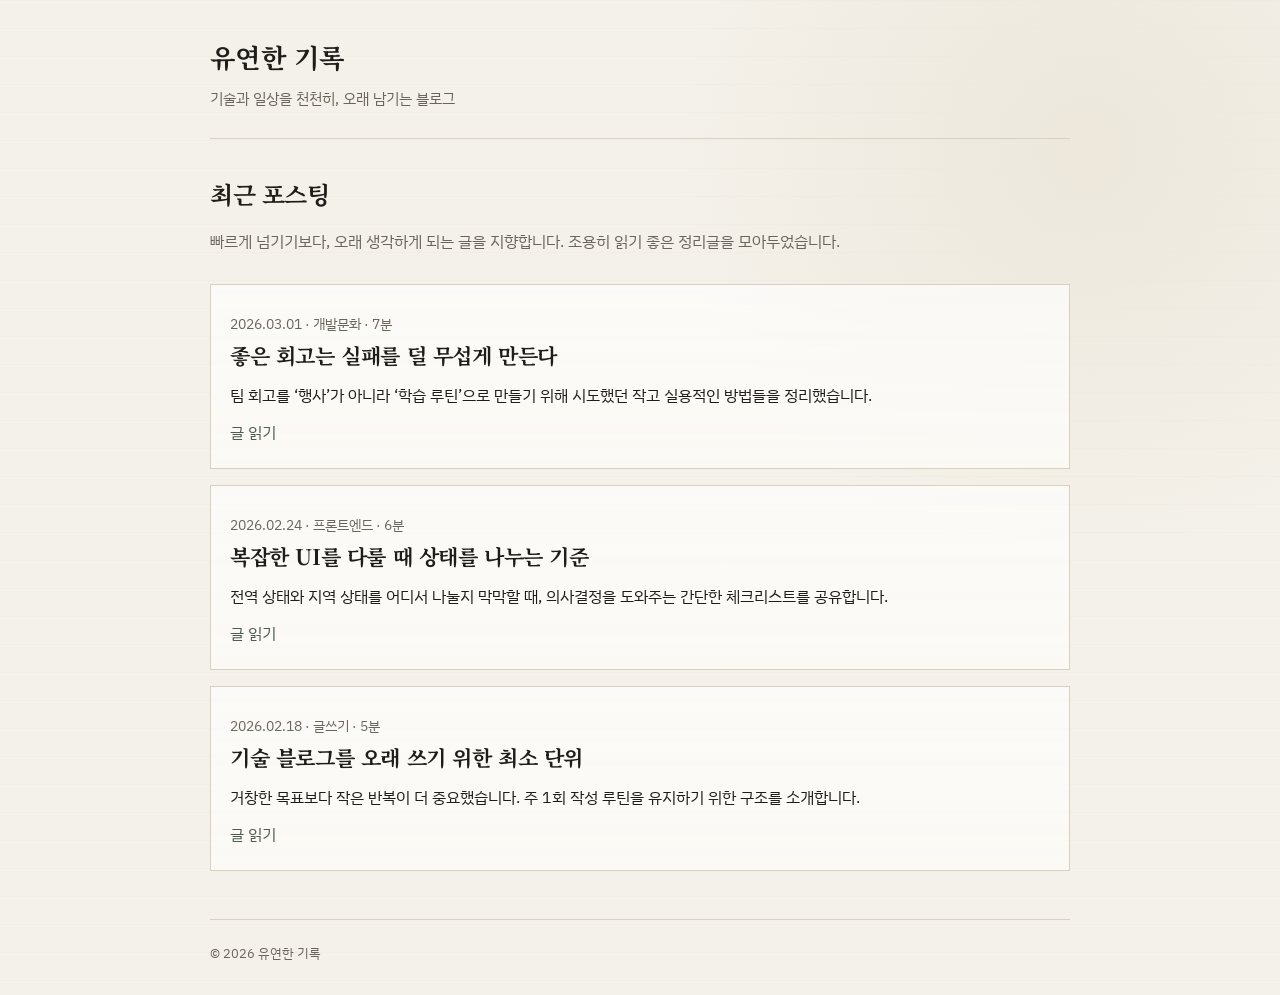
<file: index.html>
<!doctype html>
<html lang="ko">
  <head>
    <meta charset="UTF-8" />
    <meta name="viewport" content="width=device-width, initial-scale=1.0" />
    <title>유연한 기록 - 메인</title>
    <link rel="preconnect" href="https://fonts.googleapis.com" />
    <link rel="preconnect" href="https://fonts.gstatic.com" crossorigin />
    <link
      href="https://fonts.googleapis.com/css2?family=IBM+Plex+Sans+KR:wght@400;500;700&family=Noto+Serif+KR:wght@500;700&display=swap"
      rel="stylesheet"
    />
    <link rel="stylesheet" href="styles.css" />
  </head>
  <body>
    <div class="page-wrap">
      <header class="site-header">
        <a class="logo" href="index.html">유연한 기록</a>
        <p class="tagline">기술과 일상을 천천히, 오래 남기는 블로그</p>
      </header>

      <main>
        <section class="intro">
          <h1>최근 포스팅</h1>
          <p>
            빠르게 넘기기보다, 오래 생각하게 되는 글을 지향합니다. 조용히 읽기 좋은
            정리글을 모아두었습니다.
          </p>
        </section>

        <section class="post-list" aria-label="블로그 포스팅 목록">
          <article class="post-card">
            <p class="meta">2026.03.01 · 개발문화 · 7분</p>
            <h2>좋은 회고는 실패를 덜 무섭게 만든다</h2>
            <p>
              팀 회고를 ‘행사’가 아니라 ‘학습 루틴’으로 만들기 위해 시도했던 작고
              실용적인 방법들을 정리했습니다.
            </p>
            <a class="read-link" href="post.html">글 읽기</a>
          </article>

          <article class="post-card">
            <p class="meta">2026.02.24 · 프론트엔드 · 6분</p>
            <h2>복잡한 UI를 다룰 때 상태를 나누는 기준</h2>
            <p>
              전역 상태와 지역 상태를 어디서 나눌지 막막할 때, 의사결정을 도와주는
              간단한 체크리스트를 공유합니다.
            </p>
            <a class="read-link" href="post.html">글 읽기</a>
          </article>

          <article class="post-card">
            <p class="meta">2026.02.18 · 글쓰기 · 5분</p>
            <h2>기술 블로그를 오래 쓰기 위한 최소 단위</h2>
            <p>
              거창한 목표보다 작은 반복이 더 중요했습니다. 주 1회 작성 루틴을
              유지하기 위한 구조를 소개합니다.
            </p>
            <a class="read-link" href="post.html">글 읽기</a>
          </article>
        </section>
      </main>

      <footer class="site-footer">
        <small>© 2026 유연한 기록</small>
      </footer>
    </div>
  </body>
</html>
</file>
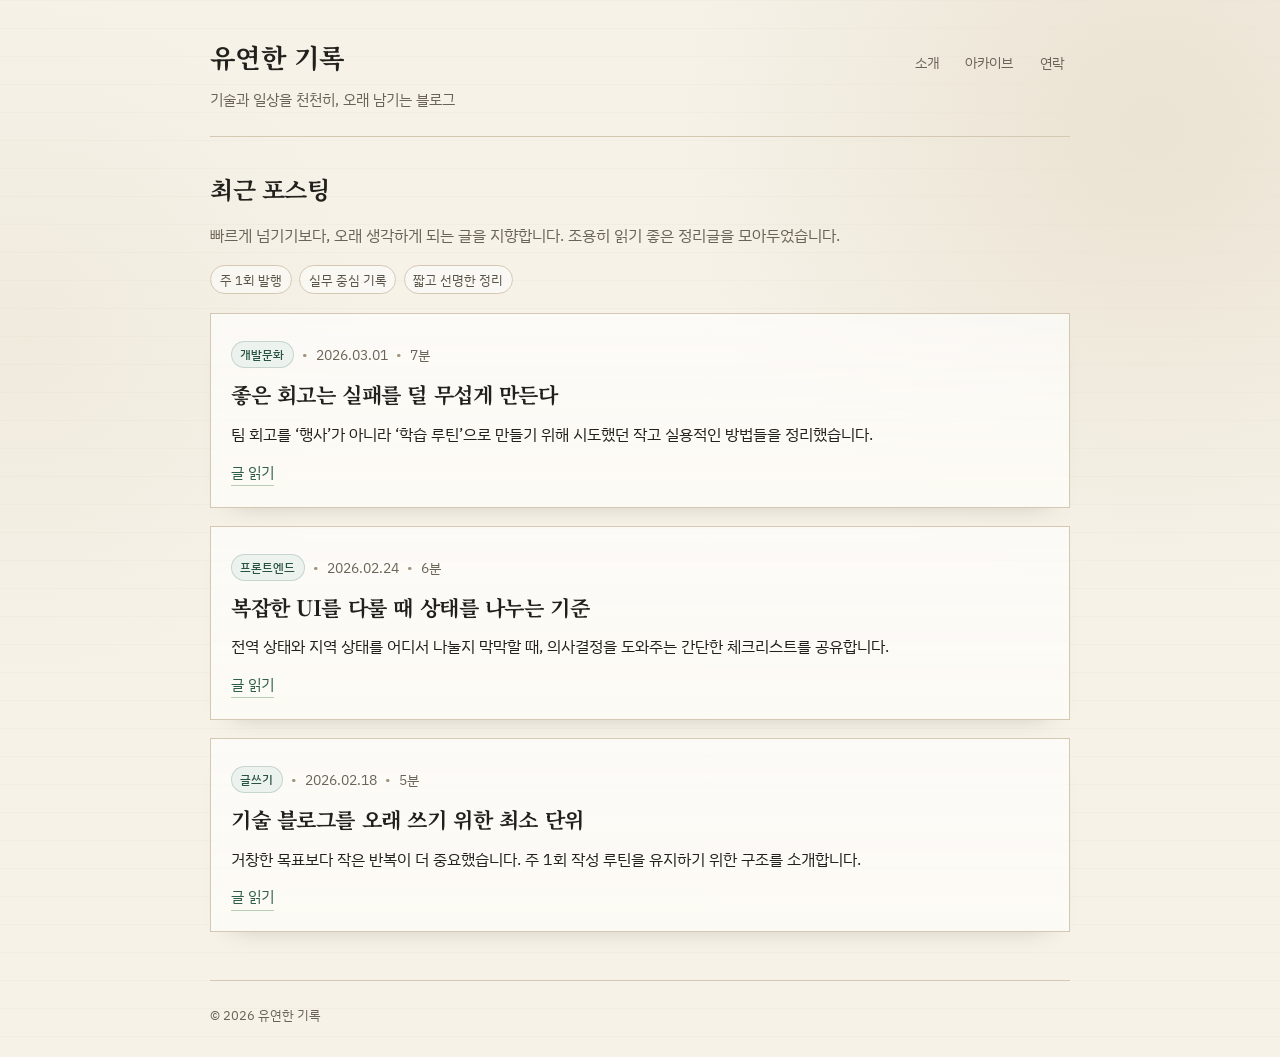
<file: ui1/index.html>
<!doctype html>
<html lang="ko">
  <head>
    <meta charset="UTF-8" />
    <meta name="viewport" content="width=device-width, initial-scale=1.0" />
    <title>유연한 기록 - 메인</title>
    <link rel="preconnect" href="https://fonts.googleapis.com" />
    <link rel="preconnect" href="https://fonts.gstatic.com" crossorigin />
    <link
      href="https://fonts.googleapis.com/css2?family=IBM+Plex+Sans+KR:wght@400;500;700&family=Noto+Serif+KR:wght@500;700&display=swap"
      rel="stylesheet"
    />
    <link rel="stylesheet" href="styles.css" />
  </head>
  <body>
    <div class="page-wrap">
      <header class="site-header">
        <div class="header-top">
          <a class="logo" href="index.html">유연한 기록</a>
          <nav class="header-nav" aria-label="주요 메뉴">
            <a href="#">소개</a>
            <a href="#">아카이브</a>
            <a href="#">연락</a>
          </nav>
        </div>
        <p class="tagline">기술과 일상을 천천히, 오래 남기는 블로그</p>
      </header>

      <main>
        <section class="intro">
          <h1>최근 포스팅</h1>
          <p>
            빠르게 넘기기보다, 오래 생각하게 되는 글을 지향합니다. 조용히 읽기 좋은
            정리글을 모아두었습니다.
          </p>
          <div class="intro-meta">
            <span>주 1회 발행</span>
            <span>실무 중심 기록</span>
            <span>짧고 선명한 정리</span>
          </div>
        </section>

        <section class="post-list" aria-label="블로그 포스팅 목록">
          <article class="post-card">
            <p class="meta">
              <span class="pill">개발문화</span>
              <span>2026.03.01</span>
              <span>7분</span>
            </p>
            <h2>좋은 회고는 실패를 덜 무섭게 만든다</h2>
            <p>
              팀 회고를 ‘행사’가 아니라 ‘학습 루틴’으로 만들기 위해 시도했던 작고
              실용적인 방법들을 정리했습니다.
            </p>
            <a class="read-link" href="post.html">글 읽기</a>
          </article>

          <article class="post-card">
            <p class="meta">
              <span class="pill">프론트엔드</span>
              <span>2026.02.24</span>
              <span>6분</span>
            </p>
            <h2>복잡한 UI를 다룰 때 상태를 나누는 기준</h2>
            <p>
              전역 상태와 지역 상태를 어디서 나눌지 막막할 때, 의사결정을 도와주는
              간단한 체크리스트를 공유합니다.
            </p>
            <a class="read-link" href="post.html">글 읽기</a>
          </article>

          <article class="post-card">
            <p class="meta">
              <span class="pill">글쓰기</span>
              <span>2026.02.18</span>
              <span>5분</span>
            </p>
            <h2>기술 블로그를 오래 쓰기 위한 최소 단위</h2>
            <p>
              거창한 목표보다 작은 반복이 더 중요했습니다. 주 1회 작성 루틴을
              유지하기 위한 구조를 소개합니다.
            </p>
            <a class="read-link" href="post.html">글 읽기</a>
          </article>
        </section>
      </main>

      <footer class="site-footer">
        <small>© 2026 유연한 기록</small>
      </footer>
    </div>
  </body>
</html>
</file>
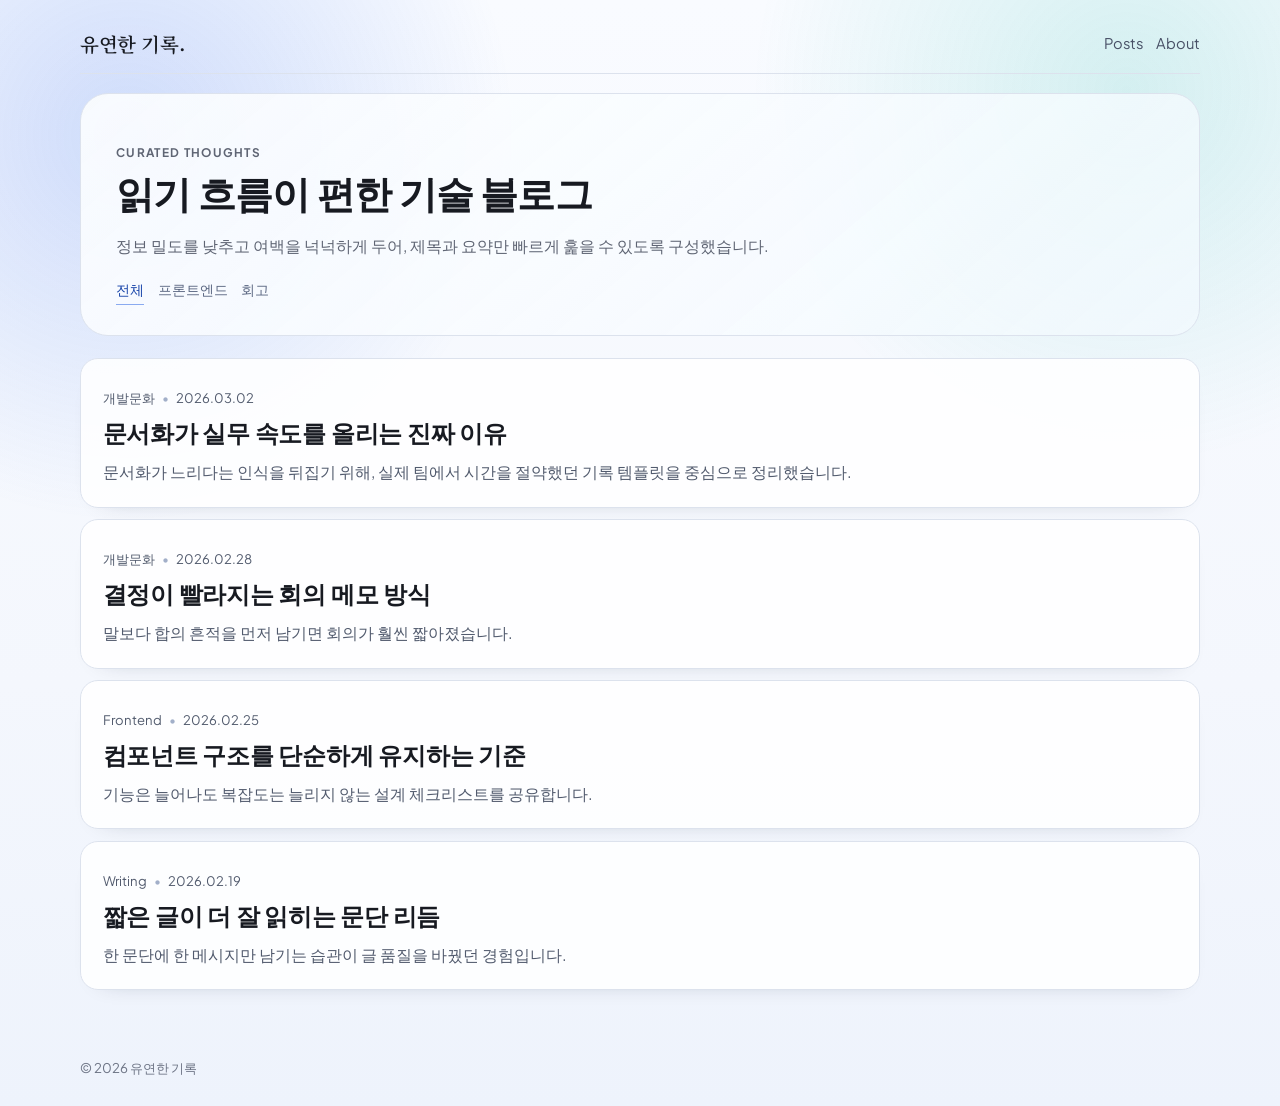
<file: ui2/index.html>
<!doctype html>
<html lang="ko">
  <head>
    <meta charset="UTF-8" />
    <meta name="viewport" content="width=device-width, initial-scale=1.0" />
    <title>유연한 기록 - UI 2</title>
    <link rel="preconnect" href="https://fonts.googleapis.com" />
    <link rel="preconnect" href="https://fonts.gstatic.com" crossorigin />
    <link
      href="https://fonts.googleapis.com/css2?family=Noto+Serif+KR:wght@500;600;700&family=Plus+Jakarta+Sans:wght@400;500;700;800&family=Source+Serif+4:wght@500;600;700&display=swap"
      rel="stylesheet"
    />
    <link rel="stylesheet" href="styles.css" />
  </head>
  <body>
    <div class="ambient-bg" aria-hidden="true"></div>
    <div class="container">
      <header class="site-header">
        <a class="logo" href="index.html">유연한 기록.</a>
        <nav class="site-nav" aria-label="주요 메뉴">
          <a href="#">Posts</a>
          <a href="#">About</a>
        </nav>
      </header>

      <main>
        <section class="hero">
          <p class="eyebrow">CURATED THOUGHTS</p>
          <h1>읽기 흐름이 편한 기술 블로그</h1>
          <p>
            정보 밀도를 낮추고 여백을 넉넉하게 두어, 제목과 요약만 빠르게 훑을 수
            있도록 구성했습니다.
          </p>
          <div class="topic-row">
            <a class="topic active" href="#">전체</a>
            <a class="topic" href="#">프론트엔드</a>
            <a class="topic" href="#">회고</a>
          </div>
        </section>

        <section class="post-grid" aria-label="포스팅 목록">
          <article class="post-card">
            <p class="post-meta"><span>개발문화</span><span>2026.03.02</span></p>
            <h2><a href="post.html">문서화가 실무 속도를 올리는 진짜 이유</a></h2>
            <p>
              문서화가 느리다는 인식을 뒤집기 위해, 실제 팀에서 시간을 절약했던 기록
              템플릿을 중심으로 정리했습니다.
            </p>
          </article>

          <article class="post-card">
            <p class="post-meta"><span>개발문화</span><span>2026.02.28</span></p>
            <h2><a href="post.html">결정이 빨라지는 회의 메모 방식</a></h2>
            <p>말보다 합의 흔적을 먼저 남기면 회의가 훨씬 짧아졌습니다.</p>
          </article>

          <article class="post-card">
            <p class="post-meta"><span>Frontend</span><span>2026.02.25</span></p>
            <h2><a href="post.html">컴포넌트 구조를 단순하게 유지하는 기준</a></h2>
            <p>기능은 늘어나도 복잡도는 늘리지 않는 설계 체크리스트를 공유합니다.</p>
          </article>

          <article class="post-card">
            <p class="post-meta"><span>Writing</span><span>2026.02.19</span></p>
            <h2><a href="post.html">짧은 글이 더 잘 읽히는 문단 리듬</a></h2>
            <p>한 문단에 한 메시지만 남기는 습관이 글 품질을 바꿨던 경험입니다.</p>
          </article>
        </section>
      </main>

      <footer class="site-footer">
        <small>© 2026 유연한 기록</small>
      </footer>
    </div>
  </body>
</html>
</file>
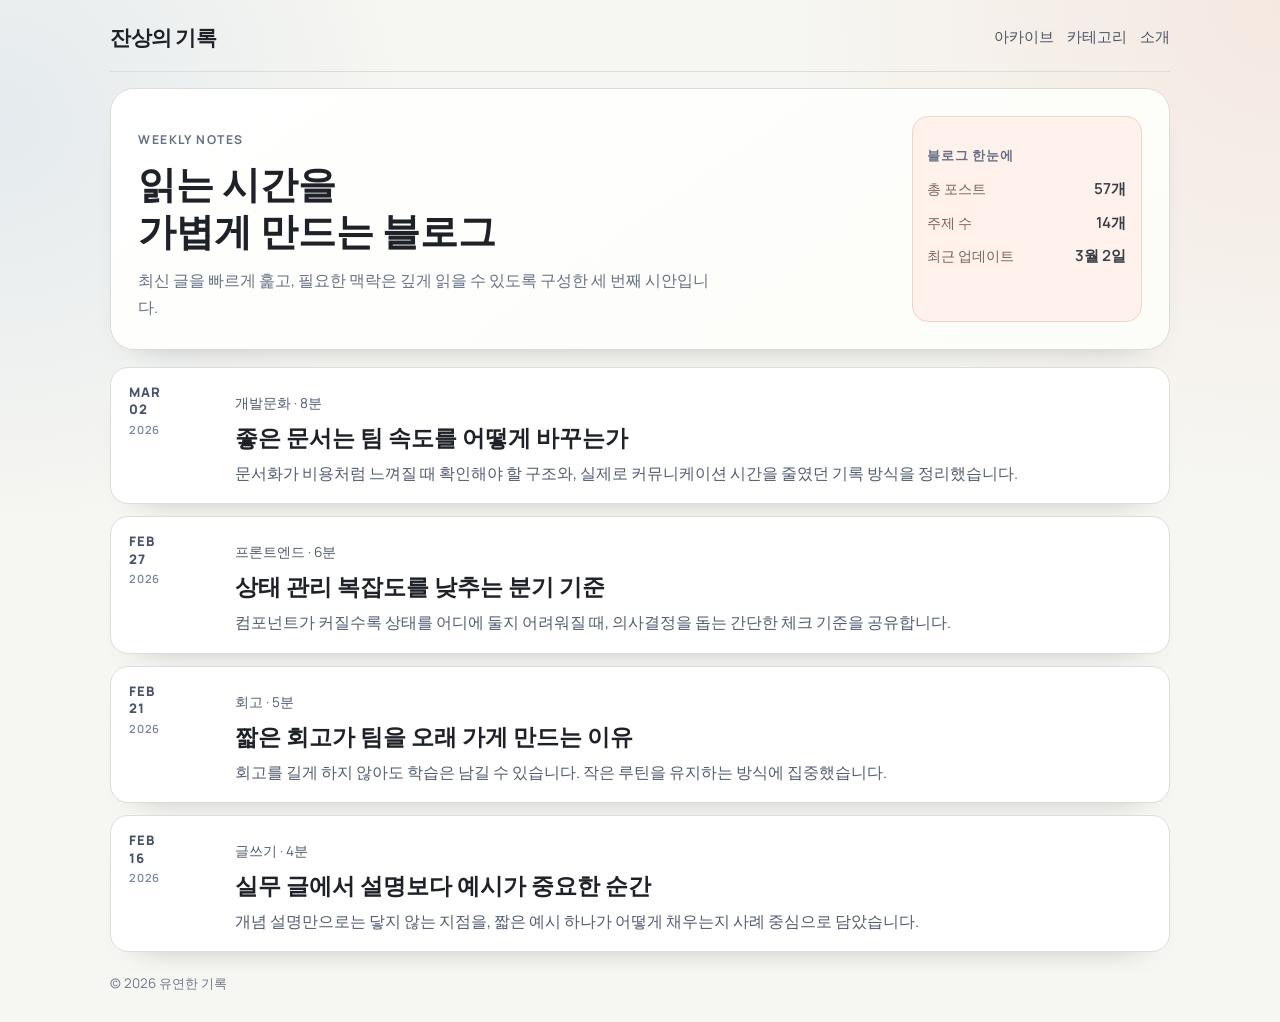
<file: ui3/index.html>
<!doctype html>
<html lang="ko">
  <head>
    <meta charset="UTF-8" />
    <meta name="viewport" content="width=device-width, initial-scale=1.0" />
    <title>유연한 기록 - UI 3</title>
    <link rel="preconnect" href="https://fonts.googleapis.com" />
    <link rel="preconnect" href="https://fonts.gstatic.com" crossorigin />
    <link
      href="https://fonts.googleapis.com/css2?family=Literata:opsz,wght@7..72,500;7..72,700&family=Manrope:wght@400;500;700;800&display=swap"
      rel="stylesheet"
    />
    <link rel="stylesheet" href="styles.css" />
  </head>
  <body>
    <div class="page">
      <header class="top">
        <a class="brand" href="index.html">잔상의 기록</a>
        <nav class="nav" aria-label="주요 메뉴">
          <a href="#">아카이브</a>
          <a href="#">카테고리</a>
          <a href="#">소개</a>
        </nav>
      </header>

      <main>
        <section class="hero">
          <div class="hero-copy">
            <p class="eyebrow">WEEKLY NOTES</p>
            <h1>읽는 시간을<br />가볍게 만드는 블로그</h1>
            <p>
              최신 글을 빠르게 훑고, 필요한 맥락은 깊게 읽을 수 있도록 구성한 세 번째
              시안입니다.
            </p>
          </div>
          <div class="hero-stats">
            <p class="stats-title">블로그 한눈에</p>
            <dl class="stats-list">
              <div>
                <dt>총 포스트</dt>
                <dd>57개</dd>
              </div>
              <div>
                <dt>주제 수</dt>
                <dd>14개</dd>
              </div>
              <div>
                <dt>최근 업데이트</dt>
                <dd>3월 2일</dd>
              </div>
            </dl>
          </div>
        </section>

        <section class="feed" aria-label="포스팅 목록">
          <article class="row">
            <p class="date">MAR<br />02<span class="date-year">2026</span></p>
            <div class="content">
              <p class="meta">개발문화 · 8분</p>
              <h2><a href="post.html">좋은 문서는 팀 속도를 어떻게 바꾸는가</a></h2>
              <p>
                문서화가 비용처럼 느껴질 때 확인해야 할 구조와, 실제로 커뮤니케이션
                시간을 줄였던 기록 방식을 정리했습니다.
              </p>
            </div>
          </article>

          <article class="row">
            <p class="date">FEB<br />27<span class="date-year">2026</span></p>
            <div class="content">
              <p class="meta">프론트엔드 · 6분</p>
              <h2><a href="post.html">상태 관리 복잡도를 낮추는 분기 기준</a></h2>
              <p>
                컴포넌트가 커질수록 상태를 어디에 둘지 어려워질 때, 의사결정을 돕는
                간단한 체크 기준을 공유합니다.
              </p>
            </div>
          </article>

          <article class="row">
            <p class="date">FEB<br />21<span class="date-year">2026</span></p>
            <div class="content">
              <p class="meta">회고 · 5분</p>
              <h2><a href="post.html">짧은 회고가 팀을 오래 가게 만드는 이유</a></h2>
              <p>
                회고를 길게 하지 않아도 학습은 남길 수 있습니다. 작은 루틴을 유지하는
                방식에 집중했습니다.
              </p>
            </div>
          </article>

          <article class="row">
            <p class="date">FEB<br />16<span class="date-year">2026</span></p>
            <div class="content">
              <p class="meta">글쓰기 · 4분</p>
              <h2><a href="post.html">실무 글에서 설명보다 예시가 중요한 순간</a></h2>
              <p>
                개념 설명만으로는 닿지 않는 지점을, 짧은 예시 하나가 어떻게 채우는지
                사례 중심으로 담았습니다.
              </p>
            </div>
          </article>
        </section>
      </main>

      <footer class="foot">
        <small>© 2026 유연한 기록</small>
      </footer>
    </div>
  </body>
</html>
</file>
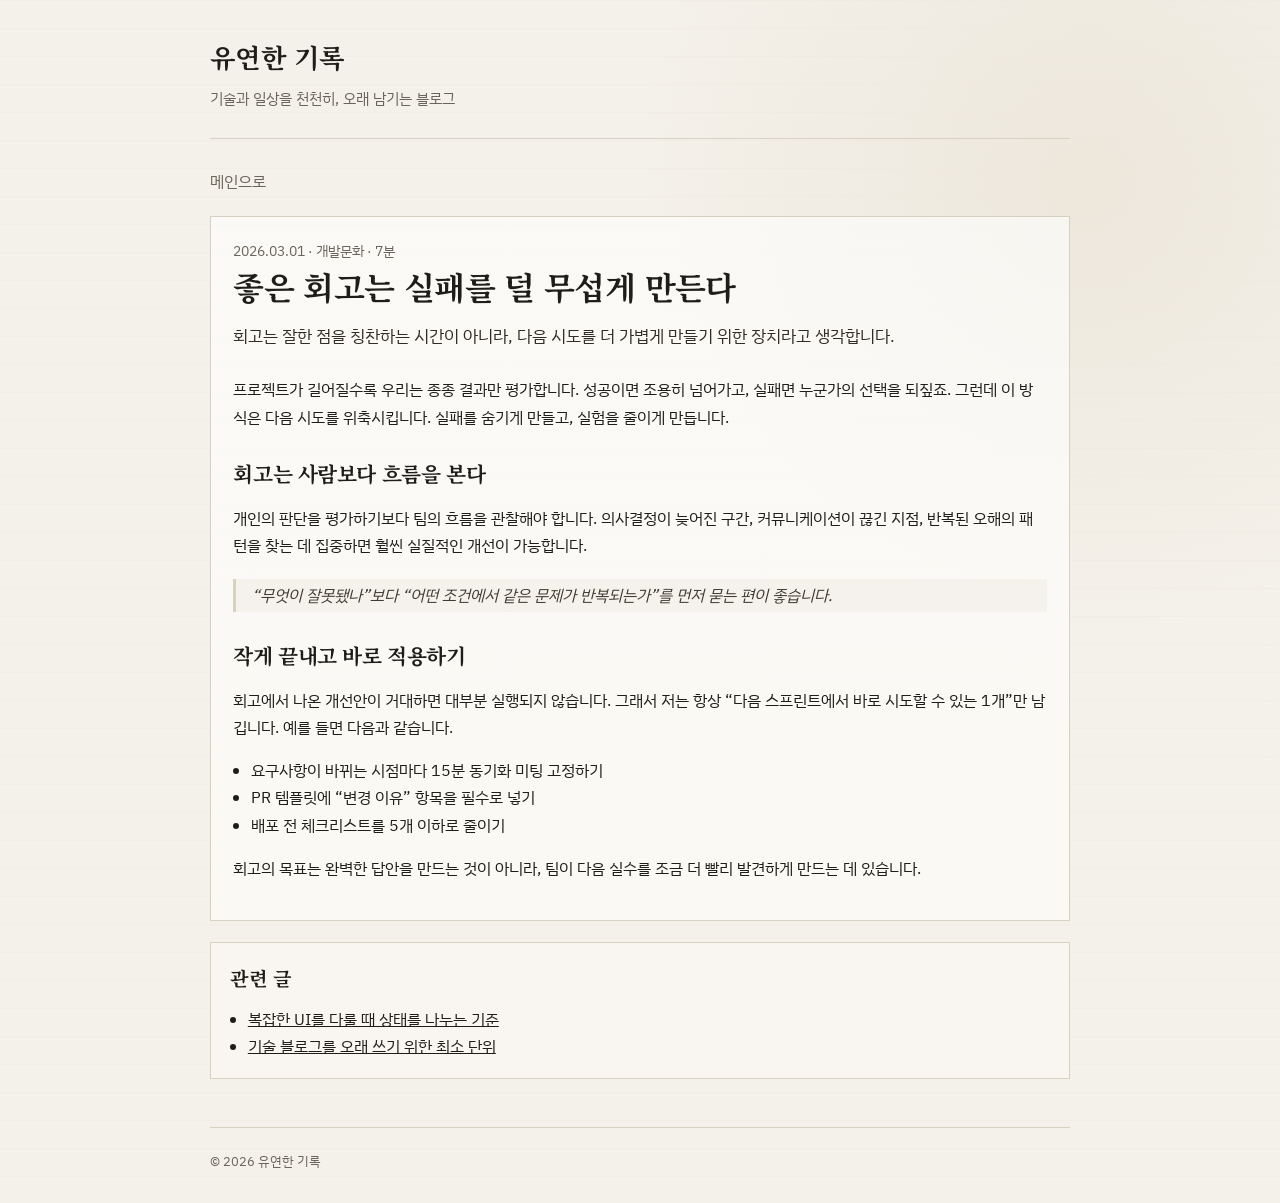
<file: post.html>
<!doctype html>
<html lang="ko">
  <head>
    <meta charset="UTF-8" />
    <meta name="viewport" content="width=device-width, initial-scale=1.0" />
    <title>좋은 회고는 실패를 덜 무섭게 만든다</title>
    <link rel="preconnect" href="https://fonts.googleapis.com" />
    <link rel="preconnect" href="https://fonts.gstatic.com" crossorigin />
    <link
      href="https://fonts.googleapis.com/css2?family=IBM+Plex+Sans+KR:wght@400;500;700&family=Noto+Serif+KR:wght@500;700&display=swap"
      rel="stylesheet"
    />
    <link rel="stylesheet" href="styles.css" />
  </head>
  <body>
    <div class="page-wrap">
      <header class="site-header">
        <a class="logo" href="index.html">유연한 기록</a>
        <p class="tagline">기술과 일상을 천천히, 오래 남기는 블로그</p>
      </header>

      <main class="post-main">
        <nav class="breadcrumb" aria-label="브레드크럼">
          <a href="index.html">메인으로</a>
        </nav>

        <article class="post-detail">
          <header class="post-header">
            <p class="meta">2026.03.01 · 개발문화 · 7분</p>
            <h1>좋은 회고는 실패를 덜 무섭게 만든다</h1>
            <p class="lead">
              회고는 잘한 점을 칭찬하는 시간이 아니라, 다음 시도를 더 가볍게 만들기
              위한 장치라고 생각합니다.
            </p>
          </header>

          <section class="post-content">
            <p>
              프로젝트가 길어질수록 우리는 종종 결과만 평가합니다. 성공이면 조용히
              넘어가고, 실패면 누군가의 선택을 되짚죠. 그런데 이 방식은 다음 시도를
              위축시킵니다. 실패를 숨기게 만들고, 실험을 줄이게 만듭니다.
            </p>

            <h2>회고는 사람보다 흐름을 본다</h2>
            <p>
              개인의 판단을 평가하기보다 팀의 흐름을 관찰해야 합니다. 의사결정이
              늦어진 구간, 커뮤니케이션이 끊긴 지점, 반복된 오해의 패턴을 찾는 데
              집중하면 훨씬 실질적인 개선이 가능합니다.
            </p>

            <blockquote>
              “무엇이 잘못됐나”보다 “어떤 조건에서 같은 문제가 반복되는가”를 먼저
              묻는 편이 좋습니다.
            </blockquote>

            <h2>작게 끝내고 바로 적용하기</h2>
            <p>
              회고에서 나온 개선안이 거대하면 대부분 실행되지 않습니다. 그래서 저는
              항상 “다음 스프린트에서 바로 시도할 수 있는 1개”만 남깁니다. 예를 들면
              다음과 같습니다.
            </p>
            <ul>
              <li>요구사항이 바뀌는 시점마다 15분 동기화 미팅 고정하기</li>
              <li>PR 템플릿에 “변경 이유” 항목을 필수로 넣기</li>
              <li>배포 전 체크리스트를 5개 이하로 줄이기</li>
            </ul>

            <p>
              회고의 목표는 완벽한 답안을 만드는 것이 아니라, 팀이 다음 실수를 조금
              더 빨리 발견하게 만드는 데 있습니다.
            </p>
          </section>
        </article>

        <section class="related-posts" aria-label="관련 글">
          <h2>관련 글</h2>
          <ul>
            <li><a href="post.html">복잡한 UI를 다룰 때 상태를 나누는 기준</a></li>
            <li><a href="post.html">기술 블로그를 오래 쓰기 위한 최소 단위</a></li>
          </ul>
        </section>
      </main>

      <footer class="site-footer">
        <small>© 2026 유연한 기록</small>
      </footer>
    </div>
  </body>
</html>
</file>
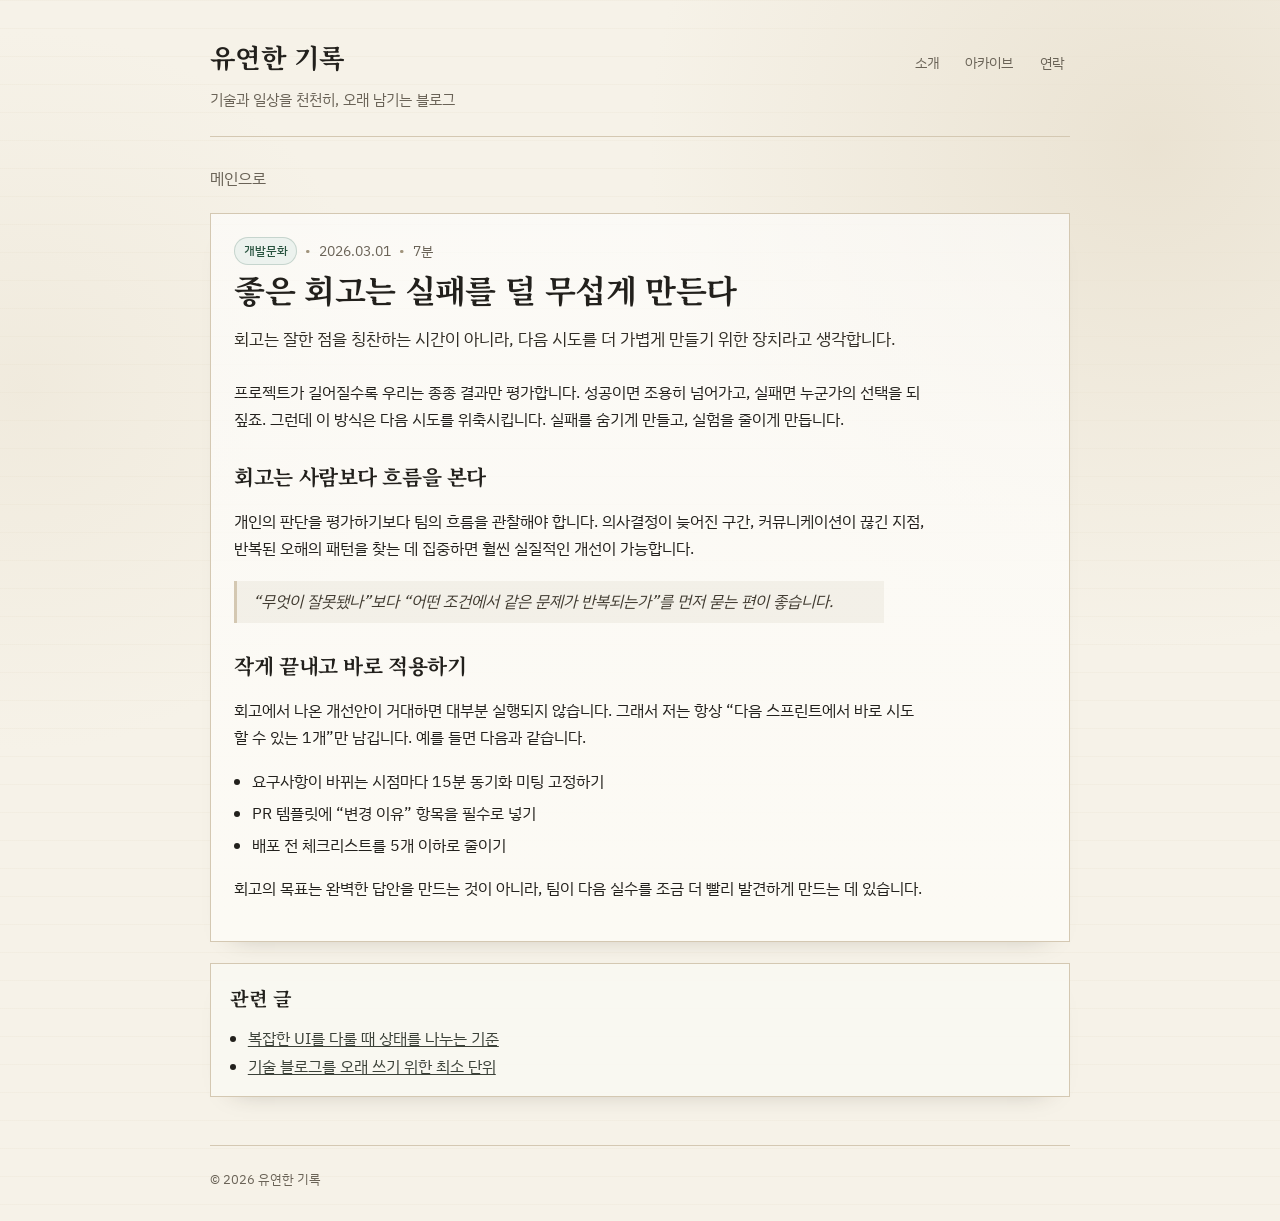
<file: ui1/post.html>
<!doctype html>
<html lang="ko">
  <head>
    <meta charset="UTF-8" />
    <meta name="viewport" content="width=device-width, initial-scale=1.0" />
    <title>좋은 회고는 실패를 덜 무섭게 만든다</title>
    <link rel="preconnect" href="https://fonts.googleapis.com" />
    <link rel="preconnect" href="https://fonts.gstatic.com" crossorigin />
    <link
      href="https://fonts.googleapis.com/css2?family=IBM+Plex+Sans+KR:wght@400;500;700&family=Noto+Serif+KR:wght@500;700&display=swap"
      rel="stylesheet"
    />
    <link rel="stylesheet" href="styles.css" />
  </head>
  <body>
    <div class="page-wrap">
      <header class="site-header">
        <div class="header-top">
          <a class="logo" href="index.html">유연한 기록</a>
          <nav class="header-nav" aria-label="주요 메뉴">
            <a href="#">소개</a>
            <a href="#">아카이브</a>
            <a href="#">연락</a>
          </nav>
        </div>
        <p class="tagline">기술과 일상을 천천히, 오래 남기는 블로그</p>
      </header>

      <main class="post-main">
        <nav class="breadcrumb" aria-label="브레드크럼">
          <a href="index.html">메인으로</a>
        </nav>

        <article class="post-detail">
          <header class="post-header">
            <p class="meta">
              <span class="pill">개발문화</span>
              <span>2026.03.01</span>
              <span>7분</span>
            </p>
            <h1>좋은 회고는 실패를 덜 무섭게 만든다</h1>
            <p class="lead">
              회고는 잘한 점을 칭찬하는 시간이 아니라, 다음 시도를 더 가볍게 만들기
              위한 장치라고 생각합니다.
            </p>
          </header>

          <section class="post-content">
            <p>
              프로젝트가 길어질수록 우리는 종종 결과만 평가합니다. 성공이면 조용히
              넘어가고, 실패면 누군가의 선택을 되짚죠. 그런데 이 방식은 다음 시도를
              위축시킵니다. 실패를 숨기게 만들고, 실험을 줄이게 만듭니다.
            </p>

            <h2>회고는 사람보다 흐름을 본다</h2>
            <p>
              개인의 판단을 평가하기보다 팀의 흐름을 관찰해야 합니다. 의사결정이
              늦어진 구간, 커뮤니케이션이 끊긴 지점, 반복된 오해의 패턴을 찾는 데
              집중하면 훨씬 실질적인 개선이 가능합니다.
            </p>

            <blockquote>
              “무엇이 잘못됐나”보다 “어떤 조건에서 같은 문제가 반복되는가”를 먼저
              묻는 편이 좋습니다.
            </blockquote>

            <h2>작게 끝내고 바로 적용하기</h2>
            <p>
              회고에서 나온 개선안이 거대하면 대부분 실행되지 않습니다. 그래서 저는
              항상 “다음 스프린트에서 바로 시도할 수 있는 1개”만 남깁니다. 예를 들면
              다음과 같습니다.
            </p>
            <ul>
              <li>요구사항이 바뀌는 시점마다 15분 동기화 미팅 고정하기</li>
              <li>PR 템플릿에 “변경 이유” 항목을 필수로 넣기</li>
              <li>배포 전 체크리스트를 5개 이하로 줄이기</li>
            </ul>

            <p>
              회고의 목표는 완벽한 답안을 만드는 것이 아니라, 팀이 다음 실수를 조금
              더 빨리 발견하게 만드는 데 있습니다.
            </p>
          </section>
        </article>

        <section class="related-posts" aria-label="관련 글">
          <h2>관련 글</h2>
          <ul>
            <li><a href="post.html">복잡한 UI를 다룰 때 상태를 나누는 기준</a></li>
            <li><a href="post.html">기술 블로그를 오래 쓰기 위한 최소 단위</a></li>
          </ul>
        </section>
      </main>

      <footer class="site-footer">
        <small>© 2026 유연한 기록</small>
      </footer>
    </div>
  </body>
</html>
</file>
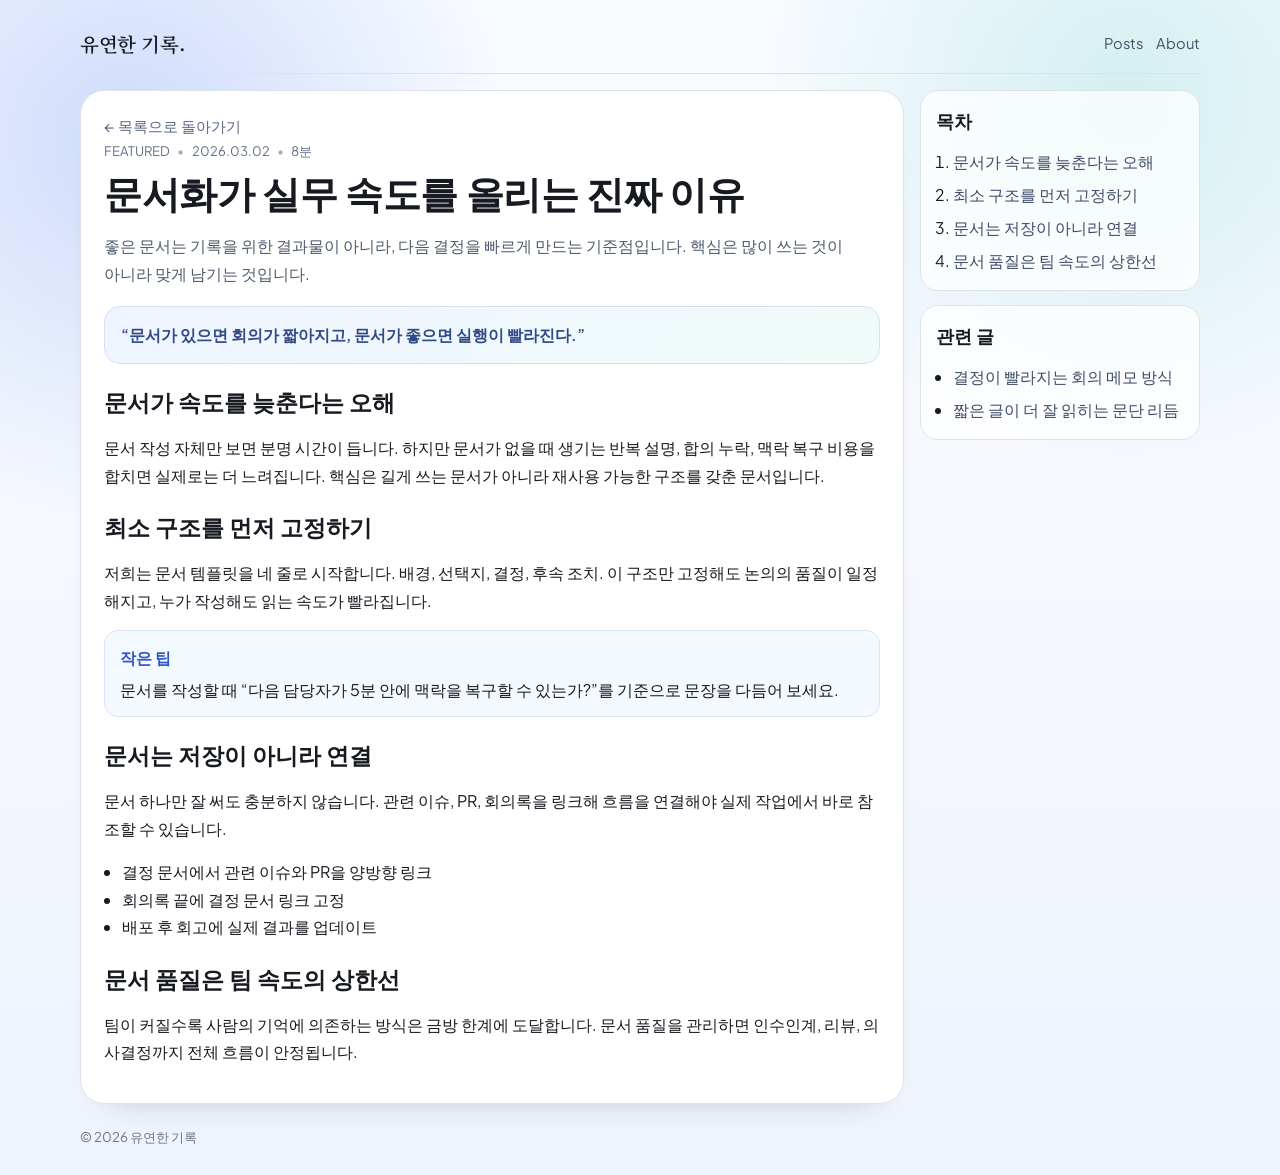
<file: ui2/post.html>
<!doctype html>
<html lang="ko">
  <head>
    <meta charset="UTF-8" />
    <meta name="viewport" content="width=device-width, initial-scale=1.0" />
    <title>문서화가 실무 속도를 올리는 진짜 이유</title>
    <link rel="preconnect" href="https://fonts.googleapis.com" />
    <link rel="preconnect" href="https://fonts.gstatic.com" crossorigin />
    <link
      href="https://fonts.googleapis.com/css2?family=Noto+Serif+KR:wght@500;600;700&family=Plus+Jakarta+Sans:wght@400;500;700;800&family=Source+Serif+4:wght@500;600;700&display=swap"
      rel="stylesheet"
    />
    <link rel="stylesheet" href="styles.css" />
  </head>
  <body>
    <div class="ambient-bg" aria-hidden="true"></div>
    <div class="container">
      <header class="site-header">
        <a class="logo" href="index.html">유연한 기록.</a>
        <nav class="site-nav" aria-label="주요 메뉴">
          <a href="#">Posts</a>
          <a href="#">About</a>
        </nav>
      </header>

      <main class="article-layout">
        <article class="article-card">
          <nav class="back-nav" aria-label="브레드크럼">
            <a href="index.html">← 목록으로 돌아가기</a>
          </nav>

          <header class="article-header">
            <p class="post-meta"><span>FEATURED</span><span>2026.03.02</span><span>8분</span></p>
            <h1>문서화가 실무 속도를 올리는 진짜 이유</h1>
            <p class="lead">
              좋은 문서는 기록을 위한 결과물이 아니라, 다음 결정을 빠르게 만드는
              기준점입니다. 핵심은 많이 쓰는 것이 아니라 맞게 남기는 것입니다.
            </p>
          </header>

          <section class="cover-quote">
            <p>“문서가 있으면 회의가 짧아지고, 문서가 좋으면 실행이 빨라진다.”</p>
          </section>

          <section class="article-body">
            <h2 id="s1">문서가 속도를 늦춘다는 오해</h2>
            <p>
              문서 작성 자체만 보면 분명 시간이 듭니다. 하지만 문서가 없을 때 생기는
              반복 설명, 합의 누락, 맥락 복구 비용을 합치면 실제로는 더 느려집니다.
              핵심은 길게 쓰는 문서가 아니라 재사용 가능한 구조를 갖춘 문서입니다.
            </p>

            <h2 id="s2">최소 구조를 먼저 고정하기</h2>
            <p>
              저희는 문서 템플릿을 네 줄로 시작합니다. 배경, 선택지, 결정, 후속 조치.
              이 구조만 고정해도 논의의 품질이 일정해지고, 누가 작성해도 읽는 속도가
              빨라집니다.
            </p>

            <div class="callout">
              <strong>작은 팁</strong>
              <p>
                문서를 작성할 때 “다음 담당자가 5분 안에 맥락을 복구할 수 있는가?”를
                기준으로 문장을 다듬어 보세요.
              </p>
            </div>

            <h2 id="s3">문서는 저장이 아니라 연결</h2>
            <p>
              문서 하나만 잘 써도 충분하지 않습니다. 관련 이슈, PR, 회의록을 링크해
              흐름을 연결해야 실제 작업에서 바로 참조할 수 있습니다.
            </p>
            <ul>
              <li>결정 문서에서 관련 이슈와 PR을 양방향 링크</li>
              <li>회의록 끝에 결정 문서 링크 고정</li>
              <li>배포 후 회고에 실제 결과를 업데이트</li>
            </ul>

            <h2 id="s4">문서 품질은 팀 속도의 상한선</h2>
            <p>
              팀이 커질수록 사람의 기억에 의존하는 방식은 금방 한계에 도달합니다.
              문서 품질을 관리하면 인수인계, 리뷰, 의사결정까지 전체 흐름이 안정됩니다.
            </p>
          </section>
        </article>

        <aside class="article-aside">
          <section class="toc">
            <h2>목차</h2>
            <ol>
              <li><a href="#s1">문서가 속도를 늦춘다는 오해</a></li>
              <li><a href="#s2">최소 구조를 먼저 고정하기</a></li>
              <li><a href="#s3">문서는 저장이 아니라 연결</a></li>
              <li><a href="#s4">문서 품질은 팀 속도의 상한선</a></li>
            </ol>
          </section>

          <section class="mini-card">
            <h2>관련 글</h2>
            <ul>
              <li><a href="post.html">결정이 빨라지는 회의 메모 방식</a></li>
              <li><a href="post.html">짧은 글이 더 잘 읽히는 문단 리듬</a></li>
            </ul>
          </section>
        </aside>
      </main>

      <footer class="site-footer">
        <small>© 2026 유연한 기록</small>
      </footer>
    </div>
  </body>
</html>
</file>
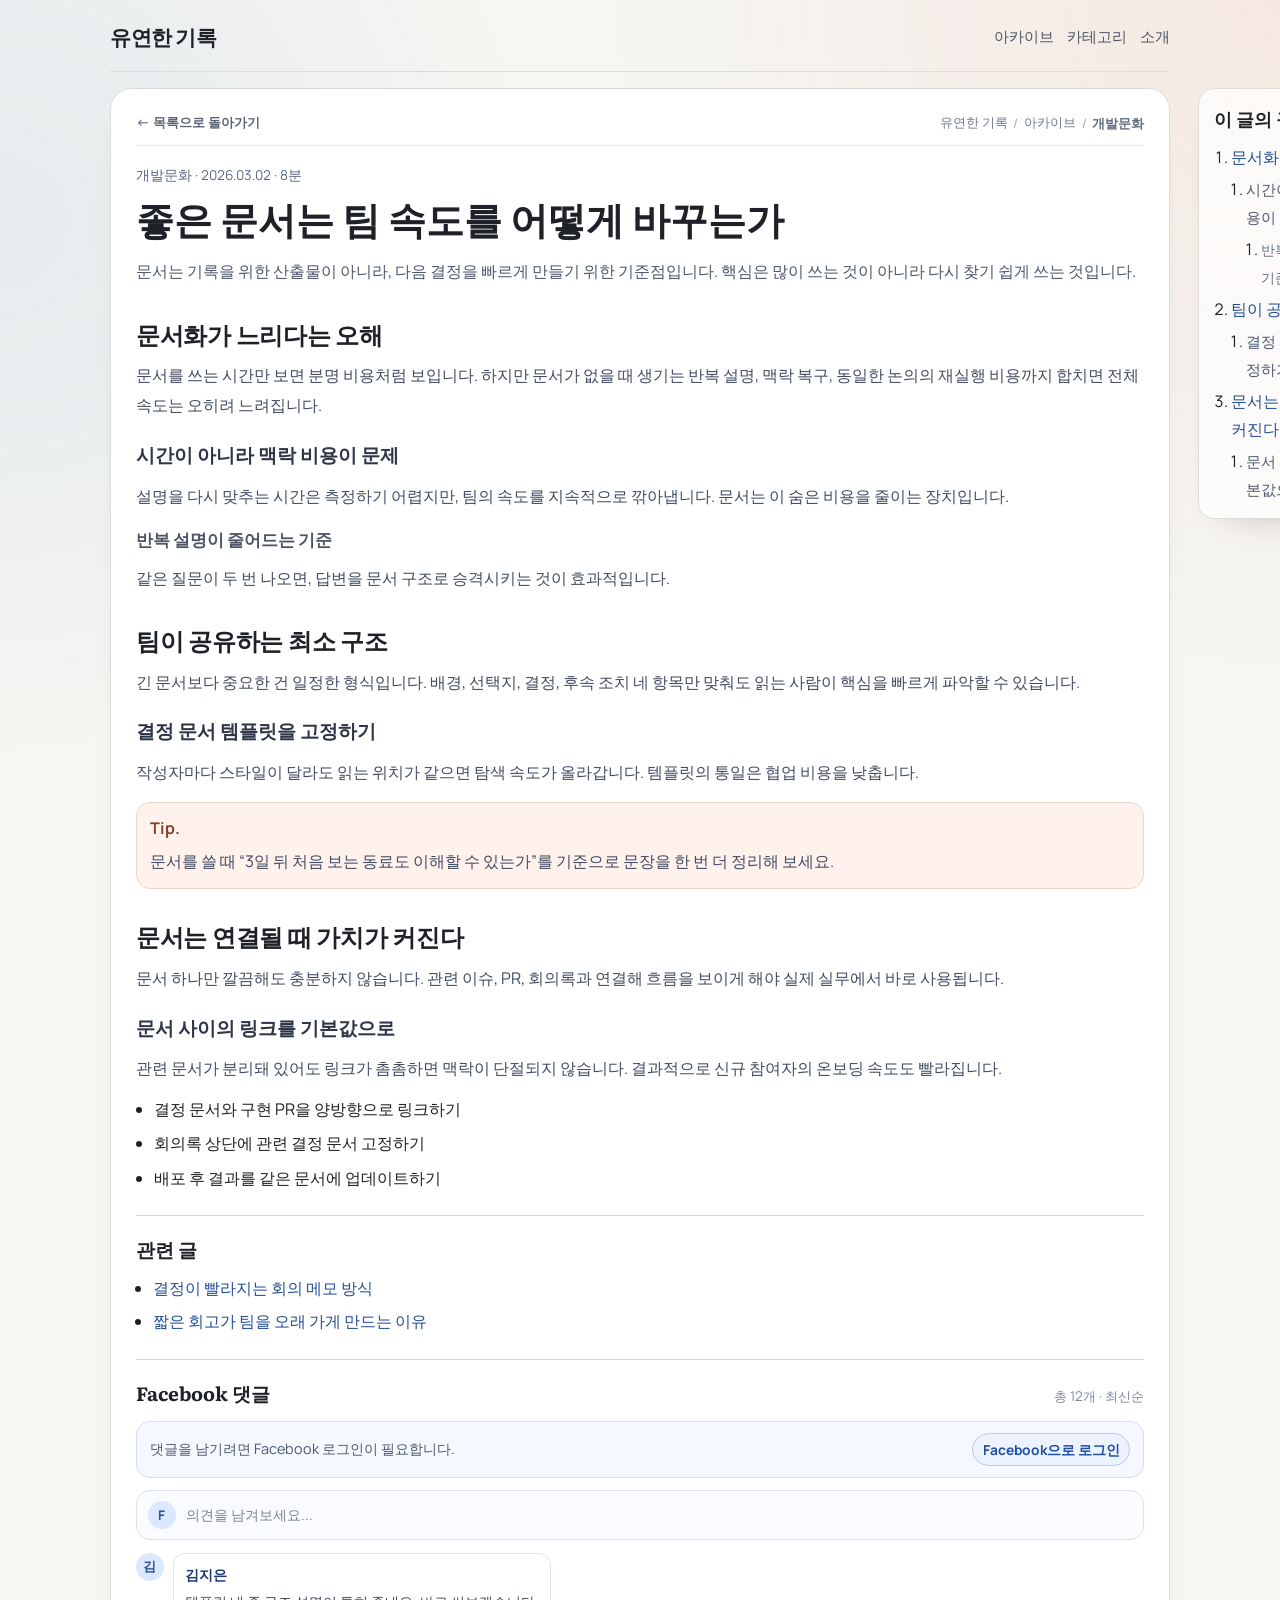
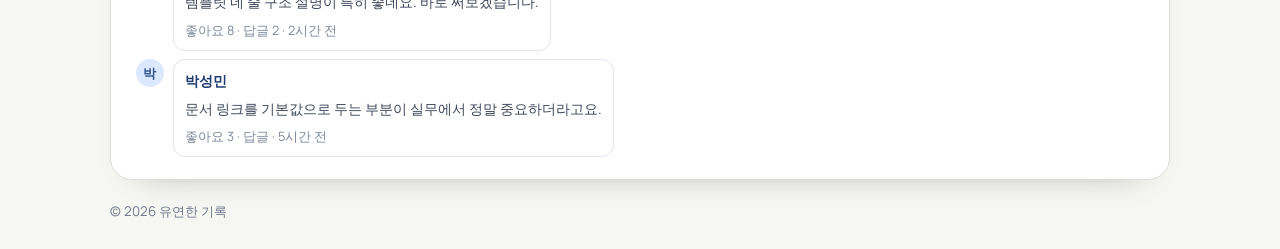
<file: ui3/post.html>
<!doctype html>
<html lang="ko">
  <head>
    <meta charset="UTF-8" />
    <meta name="viewport" content="width=device-width, initial-scale=1.0" />
    <title>좋은 문서는 팀 속도를 어떻게 바꾸는가</title>
    <link rel="preconnect" href="https://fonts.googleapis.com" />
    <link rel="preconnect" href="https://fonts.gstatic.com" crossorigin />
    <link
      href="https://fonts.googleapis.com/css2?family=Literata:opsz,wght@7..72,500;7..72,700&family=Manrope:wght@400;500;700;800&display=swap"
      rel="stylesheet"
    />
    <link rel="stylesheet" href="styles.css" />
  </head>
  <body>
    <div class="page">
      <header class="top">
        <a class="brand" href="index.html">유연한 기록</a>
        <nav class="nav" aria-label="주요 메뉴">
          <a href="#">아카이브</a>
          <a href="#">카테고리</a>
          <a href="#">소개</a>
        </nav>
      </header>

      <main class="post-layout">
        <article class="post">
          <div class="post-topbar">
            <a class="back-btn" href="index.html">← 목록으로 돌아가기</a>
            <nav class="path" aria-label="현재 위치">
              <a href="index.html">유연한 기록</a>
              <span>/</span>
              <a href="#">아카이브</a>
              <span>/</span>
              <span aria-current="page">개발문화</span>
            </nav>
          </div>

          <header class="post-head">
            <p class="meta">개발문화 · 2026.03.02 · 8분</p>
            <h1>좋은 문서는 팀 속도를 어떻게 바꾸는가</h1>
            <p class="lead">
              문서는 기록을 위한 산출물이 아니라, 다음 결정을 빠르게 만들기 위한
              기준점입니다. 핵심은 많이 쓰는 것이 아니라 다시 찾기 쉽게 쓰는 것입니다.
            </p>
          </header>

          <section class="body">
            <h2 id="sec-1">문서화가 느리다는 오해</h2>
            <p>
              문서를 쓰는 시간만 보면 분명 비용처럼 보입니다. 하지만 문서가 없을 때
              생기는 반복 설명, 맥락 복구, 동일한 논의의 재실행 비용까지 합치면 전체
              속도는 오히려 느려집니다.
            </p>
            <h3 id="sec-1-1">시간이 아니라 맥락 비용이 문제</h3>
            <p>
              설명을 다시 맞추는 시간은 측정하기 어렵지만, 팀의 속도를 지속적으로
              깎아냅니다. 문서는 이 숨은 비용을 줄이는 장치입니다.
            </p>
            <h4 id="sec-1-1-1">반복 설명이 줄어드는 기준</h4>
            <p>같은 질문이 두 번 나오면, 답변을 문서 구조로 승격시키는 것이 효과적입니다.</p>

            <h2 id="sec-2">팀이 공유하는 최소 구조</h2>
            <p>
              긴 문서보다 중요한 건 일정한 형식입니다. 배경, 선택지, 결정, 후속 조치
              네 항목만 맞춰도 읽는 사람이 핵심을 빠르게 파악할 수 있습니다.
            </p>
            <h3 id="sec-2-1">결정 문서 템플릿을 고정하기</h3>
            <p>
              작성자마다 스타일이 달라도 읽는 위치가 같으면 탐색 속도가 올라갑니다.
              템플릿의 통일은 협업 비용을 낮춥니다.
            </p>
            <div class="tip">
              <strong>Tip.</strong>
              <p>
                문서를 쓸 때 “3일 뒤 처음 보는 동료도 이해할 수 있는가”를 기준으로
                문장을 한 번 더 정리해 보세요.
              </p>
            </div>

            <h2 id="sec-3">문서는 연결될 때 가치가 커진다</h2>
            <p>
              문서 하나만 깔끔해도 충분하지 않습니다. 관련 이슈, PR, 회의록과 연결해
              흐름을 보이게 해야 실제 실무에서 바로 사용됩니다.
            </p>
            <h3 id="sec-3-1">문서 사이의 링크를 기본값으로</h3>
            <p>
              관련 문서가 분리돼 있어도 링크가 촘촘하면 맥락이 단절되지 않습니다.
              결과적으로 신규 참여자의 온보딩 속도도 빨라집니다.
            </p>
            <ul>
              <li>결정 문서와 구현 PR을 양방향으로 링크하기</li>
              <li>회의록 상단에 관련 결정 문서 고정하기</li>
              <li>배포 후 결과를 같은 문서에 업데이트하기</li>
            </ul>
          </section>

          <section class="related-bottom">
            <h2>관련 글</h2>
            <ul>
              <li><a href="post.html">결정이 빨라지는 회의 메모 방식</a></li>
              <li><a href="post.html">짧은 회고가 팀을 오래 가게 만드는 이유</a></li>
            </ul>
          </section>

          <section class="fb-comments-preview" aria-label="페이스북 댓글 시안">
            <header class="fb-head">
              <h2>Facebook 댓글</h2>
              <p>총 12개 · 최신순</p>
            </header>

            <div class="fb-login">
              <p>댓글을 남기려면 Facebook 로그인이 필요합니다.</p>
              <a href="#">Facebook으로 로그인</a>
            </div>

            <div class="fb-compose">
              <span class="fb-avatar">F</span>
              <p>의견을 남겨보세요...</p>
            </div>

            <ul class="fb-thread">
              <li>
                <span class="fb-avatar">김</span>
                <div class="fb-item">
                  <p class="fb-name">김지은</p>
                  <p class="fb-text">템플릿 네 줄 구조 설명이 특히 좋네요. 바로 써보겠습니다.</p>
                  <p class="fb-meta">좋아요 8 · 답글 2 · 2시간 전</p>
                </div>
              </li>
              <li>
                <span class="fb-avatar">박</span>
                <div class="fb-item">
                  <p class="fb-name">박성민</p>
                  <p class="fb-text">문서 링크를 기본값으로 두는 부분이 실무에서 정말 중요하더라고요.</p>
                  <p class="fb-meta">좋아요 3 · 답글 · 5시간 전</p>
                </div>
              </li>
            </ul>
          </section>
        </article>

        <aside class="side">
          <section class="card toc-tree">
            <h2>이 글의 구조</h2>
            <ol>
              <li>
                <a href="#sec-1">문서화가 느리다는 오해</a>
                <ol>
                  <li>
                    <a href="#sec-1-1">시간이 아니라 맥락 비용이 문제</a>
                    <ol>
                      <li><a href="#sec-1-1-1">반복 설명이 줄어드는 기준</a></li>
                    </ol>
                  </li>
                </ol>
              </li>
              <li>
                <a href="#sec-2">팀이 공유하는 최소 구조</a>
                <ol>
                  <li><a href="#sec-2-1">결정 문서 템플릿을 고정하기</a></li>
                </ol>
              </li>
              <li>
                <a href="#sec-3">문서는 연결될 때 가치가 커진다</a>
                <ol>
                  <li><a href="#sec-3-1">문서 사이의 링크를 기본값으로</a></li>
                </ol>
              </li>
            </ol>
          </section>
        </aside>
      </main>

      <footer class="foot">
        <small>© 2026 유연한 기록</small>
      </footer>
    </div>
  </body>
</html>
</file>
<file: styles.css>
:root {
  --paper: #f4f1ea;
  --paper-deep: #ece6da;
  --ink: #1f1d1a;
  --muted-ink: #6a655a;
  --line: #d8d0c0;
  --accent: #4c5c50;
  --card: #fbf9f4;
}

* {
  box-sizing: border-box;
}

body {
  margin: 0;
  color: var(--ink);
  font-family: "IBM Plex Sans KR", "Apple SD Gothic Neo", "Noto Sans KR", sans-serif;
  line-height: 1.7;
  background:
    radial-gradient(circle at 85% 15%, rgba(236, 230, 218, 0.9), transparent 30%),
    repeating-linear-gradient(
      to bottom,
      rgba(236, 230, 218, 0.35) 0,
      rgba(236, 230, 218, 0.35) 1px,
      transparent 1px,
      transparent 28px
    ),
    var(--paper);
}

.page-wrap {
  width: min(860px, calc(100% - 2rem));
  margin: 0 auto;
  min-height: 100vh;
  display: flex;
  flex-direction: column;
}

.site-header {
  border-bottom: 1px solid var(--line);
  padding: 2.2rem 0 1.6rem;
}

.logo {
  color: var(--ink);
  text-decoration: none;
  font-family: "Noto Serif KR", serif;
  font-size: 1.65rem;
  font-weight: 700;
  letter-spacing: -0.02em;
}

.tagline {
  margin: 0.4rem 0 0;
  color: var(--muted-ink);
  font-size: 0.95rem;
}

.intro {
  padding: 2.2rem 0 0.8rem;
}

.intro h1,
.post-header h1,
.related-posts h2,
.post-content h2,
.post-card h2 {
  margin: 0;
  font-family: "Noto Serif KR", serif;
  letter-spacing: -0.02em;
}

.intro p {
  margin: 0.8rem 0 0;
  color: var(--muted-ink);
}

.post-list {
  display: grid;
  gap: 1rem;
  padding: 1rem 0 3rem;
}

.post-card {
  background: linear-gradient(180deg, rgba(255, 255, 255, 0.65), var(--card));
  border: 1px solid var(--line);
  padding: 1.2rem 1.2rem 1.3rem;
  animation: reveal 0.5s ease both;
}

.post-card:nth-child(2) {
  animation-delay: 0.08s;
}

.post-card:nth-child(3) {
  animation-delay: 0.16s;
}

.post-card h2 {
  margin-top: 0.2rem;
  font-size: 1.32rem;
}

.post-card p {
  margin: 0.5rem 0 0;
}

.meta {
  margin: 0;
  font-size: 0.85rem;
  color: var(--muted-ink);
}

.read-link {
  display: inline-block;
  margin-top: 0.6rem;
  color: var(--accent);
  text-decoration: none;
  border-bottom: 1px solid transparent;
}

.read-link:hover,
.read-link:focus-visible {
  border-color: var(--accent);
}

.post-main {
  padding: 1.8rem 0 3rem;
}

.breadcrumb {
  margin-bottom: 1.3rem;
}

.breadcrumb a {
  color: var(--muted-ink);
  text-decoration: none;
}

.breadcrumb a:hover,
.breadcrumb a:focus-visible {
  text-decoration: underline;
}

.post-detail {
  background: linear-gradient(180deg, rgba(255, 255, 255, 0.6), var(--card));
  border: 1px solid var(--line);
  padding: 1.4rem;
}

.post-header h1 {
  margin-top: 0.2rem;
  font-size: 2rem;
  line-height: 1.35;
}

.lead {
  margin-top: 0.8rem;
  color: #312d25;
  font-size: 1.08rem;
}

.post-content {
  margin-top: 1.6rem;
}

.post-content h2 {
  font-size: 1.3rem;
  margin-top: 1.6rem;
}

.post-content p {
  margin-top: 0.85rem;
}

.post-content blockquote {
  margin: 1.2rem 0;
  padding: 0.2rem 1rem;
  border-left: 3px solid var(--line);
  color: #3f392f;
  font-style: italic;
  background: rgba(216, 208, 192, 0.18);
}

.post-content ul {
  padding-left: 1.1rem;
}

.related-posts {
  margin-top: 1.3rem;
  padding: 1.2rem 1.2rem 1.1rem;
  border: 1px solid var(--line);
  background: rgba(251, 249, 244, 0.72);
}

.related-posts h2 {
  font-size: 1.2rem;
  margin-bottom: 0.7rem;
}

.related-posts ul {
  margin: 0;
  padding-left: 1.1rem;
}

.related-posts a {
  color: var(--ink);
}

.site-footer {
  margin-top: auto;
  border-top: 1px solid var(--line);
  padding: 1.2rem 0 1.8rem;
  color: var(--muted-ink);
}

@keyframes reveal {
  from {
    opacity: 0;
    transform: translateY(10px);
  }
  to {
    opacity: 1;
    transform: translateY(0);
  }
}

@media (max-width: 640px) {
  .page-wrap {
    width: min(860px, calc(100% - 1.25rem));
  }

  .site-header {
    padding-top: 1.7rem;
  }

  .post-header h1 {
    font-size: 1.65rem;
  }

  .post-detail,
  .post-card,
  .related-posts {
    padding: 1rem;
  }
}
</file>
<file: ui1/styles.css>
:root {
  --paper: #f6f2e8;
  --paper-deep: #e9e1d0;
  --ink: #22201c;
  --muted-ink: #6a6357;
  --line: #d4c8b2;
  --accent: #2f5f4a;
  --accent-soft: #ecf2ee;
  --card: #fcfaf4;
  --shadow: 0 14px 26px -24px rgba(51, 43, 31, 0.4);
}

* {
  box-sizing: border-box;
}

body {
  margin: 0;
  color: var(--ink);
  font-family: "IBM Plex Sans KR", "Apple SD Gothic Neo", "Noto Sans KR", sans-serif;
  line-height: 1.7;
  background:
    radial-gradient(circle at 90% 12%, rgba(233, 225, 208, 0.9), transparent 32%),
    radial-gradient(circle at 2% 32%, rgba(229, 220, 201, 0.35), transparent 24%),
    repeating-linear-gradient(
      to bottom,
      rgba(233, 225, 208, 0.28) 0,
      rgba(233, 225, 208, 0.28) 1px,
      transparent 1px,
      transparent 28px
    ),
    var(--paper);
}

.page-wrap {
  width: min(860px, calc(100% - 2rem));
  margin: 0 auto;
  min-height: 100vh;
  display: flex;
  flex-direction: column;
}

.site-header {
  border-bottom: 1px solid var(--line);
  padding: 2.2rem 0 1.4rem;
}

.header-top {
  display: flex;
  justify-content: space-between;
  align-items: baseline;
  gap: 1.1rem;
}

.header-nav {
  display: flex;
  gap: 0.85rem;
}

.header-nav a {
  color: var(--muted-ink);
  text-decoration: none;
  font-size: 0.88rem;
  padding: 0.15rem 0.4rem;
  border-radius: 999px;
  transition: background-color 0.2s ease;
}

.header-nav a:hover,
.header-nav a:focus-visible {
  background: rgba(212, 200, 178, 0.36);
}

.logo {
  color: var(--ink);
  text-decoration: none;
  font-family: "Noto Serif KR", serif;
  font-size: 1.65rem;
  font-weight: 700;
  letter-spacing: -0.02em;
}

.tagline {
  margin: 0.45rem 0 0;
  color: var(--muted-ink);
  font-size: 0.95rem;
}

.intro {
  padding: 2rem 0 0.2rem;
}

.intro h1,
.post-header h1,
.related-posts h2,
.post-content h2,
.post-card h2 {
  margin: 0;
  font-family: "Noto Serif KR", serif;
  letter-spacing: -0.02em;
}

.intro p {
  margin: 0.8rem 0 0;
  color: var(--muted-ink);
  max-width: 64ch;
}

.intro-meta {
  margin-top: 1rem;
  display: flex;
  gap: 0.45rem;
  flex-wrap: wrap;
}

.intro-meta span {
  border: 1px solid var(--line);
  background: rgba(255, 255, 255, 0.52);
  padding: 0.14rem 0.55rem;
  border-radius: 999px;
  color: #5a5448;
  font-size: 0.82rem;
}

.post-list {
  display: grid;
  gap: 1.1rem;
  padding: 1rem 0 3rem;
}

.post-card {
  background: linear-gradient(180deg, rgba(255, 255, 255, 0.65), var(--card));
  border: 1px solid var(--line);
  padding: 1.2rem 1.25rem 1.3rem;
  animation: reveal 0.5s ease both;
  box-shadow: var(--shadow);
  transition: transform 0.22s ease, border-color 0.22s ease;
}

.post-card:hover {
  transform: translateY(-2px);
  border-color: #c3b69b;
}

.post-card:nth-child(2) {
  animation-delay: 0.08s;
}

.post-card:nth-child(3) {
  animation-delay: 0.16s;
}

.post-card h2 {
  margin-top: 0.55rem;
  font-size: 1.32rem;
}

.post-card p {
  margin: 0.5rem 0 0;
}

.meta {
  margin: 0;
  display: flex;
  align-items: center;
  gap: 0.5rem;
  flex-wrap: wrap;
  font-size: 0.85rem;
  color: var(--muted-ink);
}

.meta span:not(.pill)::before {
  content: "•";
  margin-right: 0.5rem;
  color: #a0937b;
}

.meta span:first-child::before {
  content: "";
  margin: 0;
}

.pill {
  display: inline-block;
  background: var(--accent-soft);
  color: #28533f;
  border: 1px solid rgba(47, 95, 74, 0.2);
  border-radius: 999px;
  font-size: 0.78rem;
  font-weight: 500;
  padding: 0.12rem 0.52rem;
}

.read-link {
  display: inline-block;
  margin-top: 0.7rem;
  color: var(--accent);
  text-decoration: none;
  border-bottom: 1px solid #b9ccb5;
  font-size: 0.94rem;
  transition: color 0.2s ease, border-color 0.2s ease;
}

.read-link:hover,
.read-link:focus-visible {
  color: #224b3a;
  border-color: #224b3a;
}

.post-main {
  padding: 1.8rem 0 3rem;
}

.breadcrumb {
  margin-bottom: 1.3rem;
}

.breadcrumb a {
  color: var(--muted-ink);
  text-decoration: none;
  border-bottom: 1px solid transparent;
}

.breadcrumb a:hover,
.breadcrumb a:focus-visible {
  border-color: var(--muted-ink);
}

.post-detail {
  background: linear-gradient(180deg, rgba(255, 255, 255, 0.6), var(--card));
  border: 1px solid var(--line);
  padding: 1.45rem;
  box-shadow: var(--shadow);
}

.post-header h1 {
  margin-top: 0.2rem;
  font-size: 2rem;
  line-height: 1.35;
}

.lead {
  margin-top: 0.8rem;
  color: #312d25;
  font-size: 1.08rem;
}

.post-content {
  margin-top: 1.6rem;
}

.post-content h2 {
  font-size: 1.3rem;
  margin-top: 1.6rem;
}

.post-content p {
  margin-top: 0.85rem;
  max-width: 69ch;
}

.post-content blockquote {
  margin: 1.2rem 0;
  padding: 0.45rem 1rem;
  border-left: 3px solid var(--line);
  color: #3f392f;
  font-style: italic;
  background: rgba(216, 208, 192, 0.25);
  max-width: 65ch;
}

.post-content ul {
  padding-left: 1.1rem;
  max-width: 65ch;
}

.post-content li {
  margin-top: 0.3rem;
}

.related-posts {
  margin-top: 1.3rem;
  padding: 1.1rem 1.2rem 1rem;
  border: 1px solid var(--line);
  background: rgba(251, 249, 244, 0.84);
  box-shadow: var(--shadow);
}

.related-posts h2 {
  font-size: 1.2rem;
  margin-bottom: 0.7rem;
}

.related-posts ul {
  margin: 0;
  padding-left: 1.1rem;
}

.related-posts a {
  color: #3b4138;
  text-decoration-thickness: 1px;
  text-underline-offset: 0.15rem;
}

.site-footer {
  margin-top: auto;
  border-top: 1px solid var(--line);
  padding: 1.2rem 0 1.8rem;
  color: var(--muted-ink);
}

@keyframes reveal {
  from {
    opacity: 0;
    transform: translateY(10px);
  }
  to {
    opacity: 1;
    transform: translateY(0);
  }
}

@media (max-width: 640px) {
  .page-wrap {
    width: min(860px, calc(100% - 1.25rem));
  }

  .site-header {
    padding-top: 1.7rem;
  }

  .header-top {
    flex-direction: column;
    align-items: flex-start;
    gap: 0.55rem;
  }

  .header-nav {
    gap: 0.5rem;
    flex-wrap: wrap;
  }

  .post-header h1 {
    font-size: 1.65rem;
  }

  .post-detail,
  .post-card,
  .related-posts {
    padding: 1rem;
  }
}
</file>
<file: ui2/styles.css>
:root {
  --bg: #f5f7fb;
  --surface: rgba(255, 255, 255, 0.74);
  --surface-strong: #ffffff;
  --text: #171a21;
  --muted: #5f6574;
  --line: #dce2ed;
  --accent: #2563eb;
  --accent-strong: #1d4ed8;
  --glow-a: rgba(37, 99, 235, 0.2);
  --glow-b: rgba(20, 184, 166, 0.16);
}

* {
  box-sizing: border-box;
}

html {
  scroll-behavior: smooth;
}

body {
  margin: 0;
  color: var(--text);
  font-family: "Plus Jakarta Sans", "Apple SD Gothic Neo", "Noto Sans KR", sans-serif;
  line-height: 1.72;
  background: linear-gradient(180deg, #f9fbff 0%, #f4f7fd 62%, #eef3fc 100%);
}

.ambient-bg {
  position: fixed;
  inset: 0;
  pointer-events: none;
  background:
    radial-gradient(circle at 10% 15%, var(--glow-a), transparent 28%),
    radial-gradient(circle at 88% 10%, var(--glow-b), transparent 27%);
}

.container {
  position: relative;
  width: min(1120px, calc(100% - 2rem));
  margin: 0 auto;
  min-height: 100vh;
  display: flex;
  flex-direction: column;
}

.site-header {
  display: flex;
  align-items: center;
  justify-content: flex-start;
  gap: 1rem;
  padding: 1rem 0 0.85rem;
  margin-top: 0.95rem;
  border-bottom: 1px solid var(--line);
}

.logo {
  color: var(--text);
  text-decoration: none;
  font-family: "Noto Serif KR", "Source Serif 4", serif;
  font-size: 1.22rem;
  font-weight: 600;
  letter-spacing: -0.02em;
  line-height: 1;
}

.site-nav {
  display: flex;
  gap: 0.8rem;
  margin-left: auto;
}

.site-nav a {
  color: #485066;
  text-decoration: none;
  font-size: 0.92rem;
  padding-bottom: 0.1rem;
  border-bottom: 1px solid transparent;
  transition: border-color 0.2s ease, color 0.2s ease;
}

.site-nav a:hover,
.site-nav a:focus-visible {
  color: #27499b;
  border-bottom-color: #9bb4eb;
}

.hero {
  margin-top: 1.2rem;
  padding: 2.2rem 2.2rem 1.9rem;
  border-radius: 28px;
  border: 1px solid var(--line);
  background:
    linear-gradient(140deg, rgba(255, 255, 255, 0.88), rgba(245, 250, 255, 0.78)),
    linear-gradient(120deg, rgba(37, 99, 235, 0.05), rgba(20, 184, 166, 0.05));
  animation: fade-up 0.48s ease both;
}

.eyebrow {
  margin: 0;
  color: #4a71d4;
  font-weight: 700;
  letter-spacing: 0.11em;
  font-size: 0.74rem;
}

.hero h1 {
  margin: 0.5rem 0 0;
  font-family: "Source Serif 4", serif;
  font-size: clamp(2rem, 3vw, 2.5rem);
  line-height: 1.2;
  letter-spacing: -0.02em;
}

.hero p {
  margin: 0.9rem 0 0;
  max-width: 62ch;
  color: var(--muted);
}

.topic-row {
  margin-top: 1.1rem;
  display: flex;
  flex-wrap: wrap;
  gap: 0.85rem;
}

.topic {
  text-decoration: none;
  color: #5c6883;
  padding-bottom: 0.12rem;
  border-bottom: 1px solid transparent;
  font-size: 0.9rem;
}

.topic.active {
  color: #1a46aa;
  border-bottom-color: #8aaaf0;
}

.post-grid {
  display: flex;
  flex-direction: column;
  gap: 0.7rem;
  margin: 1.35rem 0 2.8rem;
}

.post-card {
  border: 1px solid var(--line);
  border-radius: 18px;
  padding: 1.25rem 1.35rem 1.3rem;
  background: rgba(255, 255, 255, 0.86);
  box-shadow: 0 10px 24px -24px rgba(16, 26, 45, 0.45);
  animation: fade-up 0.5s ease both;
}

.post-meta {
  margin: 0;
  display: flex;
  align-items: center;
  flex-wrap: wrap;
  gap: 0.45rem;
  font-size: 0.82rem;
  color: #64708a;
}

.post-meta span:not(:first-child)::before {
  content: "•";
  margin-right: 0.45rem;
  color: #a2afc9;
}

.post-card h2,
.article-header h1 {
  margin: 0.55rem 0 0;
  font-family: "Source Serif 4", serif;
  letter-spacing: -0.01em;
}

.post-card h2 {
  font-size: clamp(1.24rem, 2vw, 1.48rem);
  line-height: 1.35;
}

.post-card h2 a {
  color: var(--text);
  text-decoration: none;
}

.post-card h2 a:hover {
  color: var(--accent-strong);
}

.post-card p {
  margin: 0.5rem 0 0;
  color: #525b6e;
  max-width: 65ch;
}

.article-layout {
  display: grid;
  grid-template-columns: minmax(0, 1fr) 280px;
  gap: 1rem;
  margin-top: 1rem;
}

.article-card {
  border: 1px solid var(--line);
  border-radius: 24px;
  background: var(--surface-strong);
  padding: 1.35rem 1.45rem;
  box-shadow: 0 18px 34px -32px rgba(16, 26, 45, 0.45);
  animation: fade-up 0.45s ease both;
}

.back-nav a {
  color: #5a6782;
  text-decoration: none;
  font-size: 0.92rem;
}

.article-header h1 {
  font-size: clamp(1.95rem, 3vw, 2.55rem);
  line-height: 1.23;
}

.lead {
  margin-top: 0.85rem;
  max-width: 62ch;
  color: #4f5a6e;
  font-size: 1.02rem;
}

.cover-quote {
  margin-top: 1.1rem;
  border: 1px solid #d5e0f5;
  border-radius: 16px;
  background: linear-gradient(120deg, #eff5ff, #f0fbf9);
  padding: 0.9rem 1rem;
}

.cover-quote p {
  margin: 0;
  color: #304a88;
  font-weight: 600;
}

.article-body {
  margin-top: 1.2rem;
}

.article-body h2 {
  margin: 1.5rem 0 0.45rem;
  font-family: "Source Serif 4", serif;
  font-size: 1.45rem;
  line-height: 1.3;
}

.article-body p,
.article-body ul {
  max-width: 68ch;
}

.article-body ul {
  padding-left: 1.1rem;
}

.callout {
  margin-top: 1rem;
  max-width: 66ch;
  border-radius: 14px;
  border: 1px solid #d9e5f8;
  background: #f4f8ff;
  padding: 0.8rem 0.9rem;
}

.callout strong {
  color: #2d57c6;
}

.callout p {
  margin: 0.25rem 0 0;
}

.article-aside {
  display: grid;
  gap: 0.85rem;
  align-content: start;
}

.toc,
.mini-card {
  border: 1px solid var(--line);
  border-radius: 18px;
  padding: 0.95rem;
  background: var(--surface);
  backdrop-filter: blur(6px);
}

.toc {
  position: sticky;
  top: 1rem;
}

.toc h2,
.mini-card h2 {
  margin: 0;
  font-family: "Source Serif 4", serif;
  font-size: 1.15rem;
}

.toc ol,
.mini-card ul {
  margin: 0.65rem 0 0;
  padding-left: 1.05rem;
}

.toc li,
.mini-card li {
  margin-top: 0.35rem;
}

.toc a,
.mini-card a {
  color: #3e4c67;
  text-decoration: none;
}

.toc a:hover,
.mini-card a:hover {
  color: #234eb4;
  text-decoration: underline;
}

.site-footer {
  margin-top: auto;
  padding: 1.1rem 0 1.6rem;
  color: #6d7485;
}

@keyframes fade-up {
  from {
    opacity: 0;
    transform: translateY(12px);
  }
  to {
    opacity: 1;
    transform: translateY(0);
  }
}

@media (max-width: 980px) {
  .article-layout {
    grid-template-columns: 1fr;
  }

  .toc {
    position: static;
  }
}

@media (max-width: 680px) {
  .container {
    width: min(1120px, calc(100% - 1.2rem));
  }

  .site-header {
    flex-direction: column;
    align-items: flex-start;
    gap: 0.5rem;
    padding: 0.85rem 0;
  }

  .site-nav {
    margin-left: 0;
    width: 100%;
    overflow-x: auto;
    padding-bottom: 0.1rem;
  }

  .hero {
    padding: 1.4rem 1.1rem 1.25rem;
    border-radius: 20px;
  }

  .article-card {
    padding: 1.1rem 1rem;
    border-radius: 18px;
  }

  .post-card {
    border-radius: 16px;
  }

  .cover-quote {
    border-radius: 12px;
  }
}
</file>
<file: ui3/styles.css>
:root {
  --bg: #f6f6f2;
  --ink: #1e2127;
  --muted: #667085;
  --line: #dbded6;
  --surface: #ffffff;
  --accent: #eb6e4b;
  --accent-soft: #fff1ec;
  --shadow: 0 18px 34px -30px rgba(20, 26, 37, 0.42);
}

* {
  box-sizing: border-box;
}

body {
  margin: 0;
  color: var(--ink);
  font-family: "Manrope", "Apple SD Gothic Neo", "Noto Sans KR", sans-serif;
  line-height: 1.72;
  background:
    radial-gradient(circle at 100% 0%, rgba(235, 110, 75, 0.1), transparent 30%),
    radial-gradient(circle at 0% 12%, rgba(26, 99, 188, 0.08), transparent 26%),
    var(--bg);
}

.page {
  width: min(1060px, calc(100% - 2rem));
  margin: 0 auto;
  min-height: 100vh;
  display: flex;
  flex-direction: column;
}

.top {
  display: flex;
  align-items: center;
  justify-content: space-between;
  gap: 1rem;
  padding: 1.2rem 0 1rem;
  border-bottom: 1px solid var(--line);
}

.brand {
  text-decoration: none;
  color: var(--ink);
  font-family: "Literata", serif;
  font-size: 1.3rem;
  font-weight: 700;
  letter-spacing: -0.02em;
}

.nav {
  display: flex;
  gap: 0.8rem;
}

.nav a {
  text-decoration: none;
  color: #4d5567;
  font-size: 0.92rem;
  border-bottom: 1px solid transparent;
}

.nav a:hover,
.nav a:focus-visible {
  color: #202a40;
  border-color: #9ca9bf;
}

.hero {
  display: grid;
  grid-template-columns: minmax(0, 1fr) 230px;
  gap: 1rem;
  border: 1px solid var(--line);
  border-radius: 24px;
  background: linear-gradient(145deg, #fff 0%, #fcfcf8 100%);
  margin-top: 1rem;
  padding: 1.7rem;
  box-shadow: var(--shadow);
  animation: rise 0.45s ease both;
}

.eyebrow {
  margin: 0;
  color: #b55235;
  font-size: 0.76rem;
  font-weight: 700;
  letter-spacing: 0.12em;
}

.hero h1 {
  margin: 0.55rem 0 0;
  font-family: "Literata", serif;
  font-size: clamp(1.85rem, 3vw, 2.45rem);
  line-height: 1.22;
}

.hero p {
  margin: 0.85rem 0 0;
  color: var(--muted);
  max-width: 58ch;
}

.hero-stats {
  border-radius: 16px;
  border: 1px solid #f0d4ca;
  background: var(--accent-soft);
  padding: 0.85rem 0.9rem;
  align-self: stretch;
}

.stats-title {
  margin: 0;
  color: #8a5a4c;
  font-size: 0.82rem;
  font-weight: 600;
  letter-spacing: 0.06em;
  text-transform: uppercase;
}

.stats-list {
  margin: 0.6rem 0 0;
  display: grid;
  gap: 0.45rem;
}

.stats-list div {
  display: flex;
  align-items: baseline;
  justify-content: space-between;
  gap: 0.75rem;
}

.stats-list dt {
  margin: 0;
  color: #7b6158;
  font-size: 0.86rem;
  font-weight: 500;
}

.stats-list dd {
  margin: 0;
  color: #3a3d46;
  font-size: 0.95rem;
  font-weight: 600;
}

.feed {
  margin-top: 1.05rem;
  display: grid;
  gap: 0.75rem;
}

.row {
  display: grid;
  grid-template-columns: 90px minmax(0, 1fr);
  gap: 1rem;
  border: 1px solid var(--line);
  border-radius: 18px;
  background: var(--surface);
  padding: 1rem 1.15rem;
  box-shadow: var(--shadow);
  animation: rise 0.45s ease both;
}

.row:nth-child(2) {
  animation-delay: 0.08s;
}

.row:nth-child(3) {
  animation-delay: 0.15s;
}

.row:nth-child(4) {
  animation-delay: 0.23s;
}

.date {
  margin: 0;
  font-size: 0.82rem;
  font-weight: 800;
  letter-spacing: 0.08em;
  color: #47516a;
  line-height: 1.35;
}

.date-year {
  display: block;
  margin-top: 0.18rem;
  font-size: 0.7rem;
  font-weight: 600;
  letter-spacing: 0.06em;
  color: #7a869f;
}

.meta {
  margin: 0;
  font-size: 0.85rem;
  color: #5f6980;
}

.content h2 {
  margin: 0.4rem 0 0;
  font-family: "Literata", serif;
  font-size: 1.42rem;
  line-height: 1.3;
}

.content h2 a {
  text-decoration: none;
  color: var(--ink);
}

.content h2 a:hover {
  color: #1e4e98;
}

.content p {
  margin: 0.52rem 0 0;
  color: #525c72;
}

.post-layout {
  position: relative;
  margin-top: 1rem;
}

.post {
  border: 1px solid var(--line);
  border-radius: 22px;
  background: var(--surface);
  padding: 1.35rem 1.55rem;
  box-shadow: var(--shadow);
}

.post-topbar {
  display: flex;
  align-items: center;
  justify-content: space-between;
  gap: 0.8rem;
  margin-bottom: 1.15rem;
  padding-bottom: 0.65rem;
  border-bottom: 1px solid #e9ece4;
}

.back-btn {
  text-decoration: none;
  color: #5d6577;
  font-size: 0.84rem;
  font-weight: 600;
  border-bottom: 1px solid transparent;
  white-space: nowrap;
  transition: color 0.2s ease, border-color 0.2s ease;
}

.back-btn:hover {
  color: #343b4b;
  border-bottom-color: #9ea8bc;
}

.path {
  margin: 0;
  display: flex;
  align-items: center;
  gap: 0.35rem;
  color: #8a91a2;
  font-size: 0.8rem;
}

.path a {
  color: #707a90;
  text-decoration: none;
  border-bottom: 1px solid transparent;
}

.path a:hover {
  color: #454e62;
  border-bottom-color: #aeb5c5;
}

.path span {
  color: #9ba3b4;
}

.path span[aria-current="page"] {
  color: #616b80;
  font-weight: 600;
}

.post-head h1 {
  margin: 0.45rem 0 0;
  font-family: "Literata", serif;
  font-size: clamp(2rem, 3vw, 2.45rem);
  line-height: 1.2;
}

.lead {
  margin-top: 0.95rem;
  color: #4f576b;
  font-size: 1.03rem;
  line-height: 1.82;
}

.body {
  margin-top: 1.45rem;
  font-size: 1.01rem;
}

.body h2 {
  margin: 1.9rem 0 0.58rem;
  font-family: "Literata", serif;
  font-size: 1.52rem;
  line-height: 1.34;
  letter-spacing: -0.01em;
}

.body h3 {
  margin: 1.35rem 0 0.42rem;
  font-size: 1.2rem;
  line-height: 1.45;
  font-weight: 700;
  color: #2d3547;
}

.body h4 {
  margin: 1rem 0 0.38rem;
  font-size: 1.04rem;
  line-height: 1.52;
  font-weight: 700;
  color: #4f5564;
}

.body p,
.body ul {
  max-width: none;
}

.body p {
  margin: 0.68rem 0 0;
  line-height: 1.86;
  color: #414b61;
}

.body ul {
  margin: 0.72rem 0 0;
  padding-left: 1.12rem;
  line-height: 1.8;
}

.body li + li {
  margin-top: 0.34rem;
}

.tip {
  margin-top: 0.95rem;
  max-width: none;
  border: 1px solid #f0d4ca;
  border-radius: 14px;
  background: var(--accent-soft);
  padding: 0.75rem 0.85rem;
}

.tip strong {
  color: #8c3e2a;
}

.tip p {
  margin: 0.25rem 0 0;
  max-width: none;
  line-height: 1.8;
}

.side {
  position: absolute;
  top: 0;
  right: -248px;
  width: 220px;
}

.card {
  border: 1px solid var(--line);
  border-radius: 16px;
  background: rgba(255, 255, 255, 0.72);
  padding: 0.92rem;
  box-shadow: var(--shadow);
}

.card h2 {
  margin: 0;
  font-family: "Literata", serif;
  font-size: 1.12rem;
}

.card p,
.card ul {
  margin: 0.6rem 0 0;
  color: #4f5769;
}

.card ul {
  padding-left: 1.06rem;
}

.card a {
  color: #254f95;
  text-decoration: none;
}

.card a:hover {
  text-decoration: underline;
}

.toc-tree ol {
  margin: 0.6rem 0 0;
  padding-left: 1.05rem;
}

.toc-tree {
  position: sticky;
  top: 1rem;
}

.toc-tree li {
  margin-top: 0.3rem;
}

.toc-tree ol ol {
  margin-top: 0.2rem;
  padding-left: 0.95rem;
}

.toc-tree ol ol a {
  color: #4c586f;
  font-size: 0.91rem;
}

.toc-tree ol ol ol a {
  color: #667088;
  font-size: 0.87rem;
}

.related-bottom {
  margin-top: 1.35rem;
  border-top: 1px solid var(--line);
  padding-top: 1rem;
  max-width: none;
}

.related-bottom h2 {
  margin: 0;
  font-family: "Literata", serif;
  font-size: 1.2rem;
}

.related-bottom ul {
  margin: 0.65rem 0 0;
  padding-left: 1.05rem;
}

.related-bottom li {
  margin-top: 0.32rem;
}

.related-bottom a {
  color: #254f95;
  text-decoration: none;
}

.related-bottom a:hover {
  text-decoration: underline;
}

.fb-comments-preview {
  margin-top: 1.5rem;
  border-top: 1px solid var(--line);
  padding-top: 1rem;
}

.fb-head {
  display: flex;
  align-items: baseline;
  justify-content: space-between;
  gap: 0.8rem;
}

.fb-head h2 {
  margin: 0;
  font-family: "Literata", serif;
  font-size: 1.2rem;
}

.fb-head p {
  margin: 0;
  color: #7d879b;
  font-size: 0.84rem;
}

.fb-login {
  margin-top: 0.75rem;
  border: 1px solid #d4deef;
  background: #f5f9ff;
  border-radius: 14px;
  padding: 0.7rem 0.8rem;
  display: flex;
  align-items: center;
  justify-content: space-between;
  gap: 0.7rem;
}

.fb-login p {
  margin: 0;
  color: #4d5870;
  font-size: 0.9rem;
}

.fb-login a {
  text-decoration: none;
  color: #214ea4;
  font-size: 0.86rem;
  font-weight: 700;
  border: 1px solid #b7c9ea;
  background: #ecf3ff;
  border-radius: 999px;
  padding: 0.22rem 0.6rem;
  white-space: nowrap;
}

.fb-compose {
  margin-top: 0.75rem;
  border: 1px solid #dce2ed;
  border-radius: 14px;
  background: #f9fbff;
  padding: 0.62rem 0.7rem;
  display: flex;
  align-items: center;
  gap: 0.6rem;
}

.fb-avatar {
  width: 28px;
  height: 28px;
  border-radius: 999px;
  background: #dce8ff;
  color: #2f538e;
  font-size: 0.83rem;
  font-weight: 700;
  display: inline-flex;
  align-items: center;
  justify-content: center;
  flex-shrink: 0;
}

.fb-compose p {
  margin: 0;
  color: #7a8396;
  font-size: 0.9rem;
}

.fb-thread {
  margin: 0.8rem 0 0;
  padding: 0;
  list-style: none;
  display: grid;
  gap: 0.55rem;
}

.fb-thread li {
  display: flex;
  gap: 0.6rem;
}

.fb-item {
  border: 1px solid #e0e5f0;
  border-radius: 12px;
  background: #ffffff;
  padding: 0.55rem 0.68rem;
  min-width: 0;
}

.fb-name {
  margin: 0;
  color: #1f3b72;
  font-size: 0.88rem;
  font-weight: 700;
}

.fb-text {
  margin: 0.22rem 0 0;
  color: #3e475a;
  font-size: 0.9rem;
  line-height: 1.7;
}

.fb-meta {
  margin: 0.25rem 0 0;
  color: #7f889b;
  font-size: 0.8rem;
}

.foot {
  margin-top: auto;
  color: #70788b;
  padding: 1.05rem 0 1.55rem;
}

@keyframes rise {
  from {
    opacity: 0;
    transform: translateY(12px);
  }
  to {
    opacity: 1;
    transform: translateY(0);
  }
}

@media (max-width: 1240px) {
  .side {
    display: none;
  }
}

@media (max-width: 900px) {
  .hero {
    grid-template-columns: 1fr;
  }
}

@media (max-width: 640px) {
  .page {
    width: min(1060px, calc(100% - 1.2rem));
  }

  .top {
    flex-direction: column;
    align-items: flex-start;
    gap: 0.55rem;
    padding-top: 1rem;
  }

  .nav {
    width: 100%;
    overflow-x: auto;
  }

  .hero {
    padding: 1.25rem 1rem;
    border-radius: 18px;
  }

  .row {
    grid-template-columns: 1fr;
    gap: 0.45rem;
    padding: 0.95rem;
  }

  .content h2 {
    font-size: 1.25rem;
  }

  .post {
    border-radius: 18px;
    padding: 1rem;
  }

  .post-topbar {
    flex-direction: column;
    align-items: flex-start;
    gap: 0.5rem;
  }

  .path {
    flex-wrap: wrap;
  }

  .post-head h1 {
    font-size: 1.88rem;
  }

  .body h2 {
    font-size: 1.32rem;
  }

  .body h3 {
    font-size: 1.1rem;
  }

  .body h4 {
    font-size: 0.99rem;
  }

  .fb-login {
    flex-direction: column;
    align-items: flex-start;
  }
}
</file>
